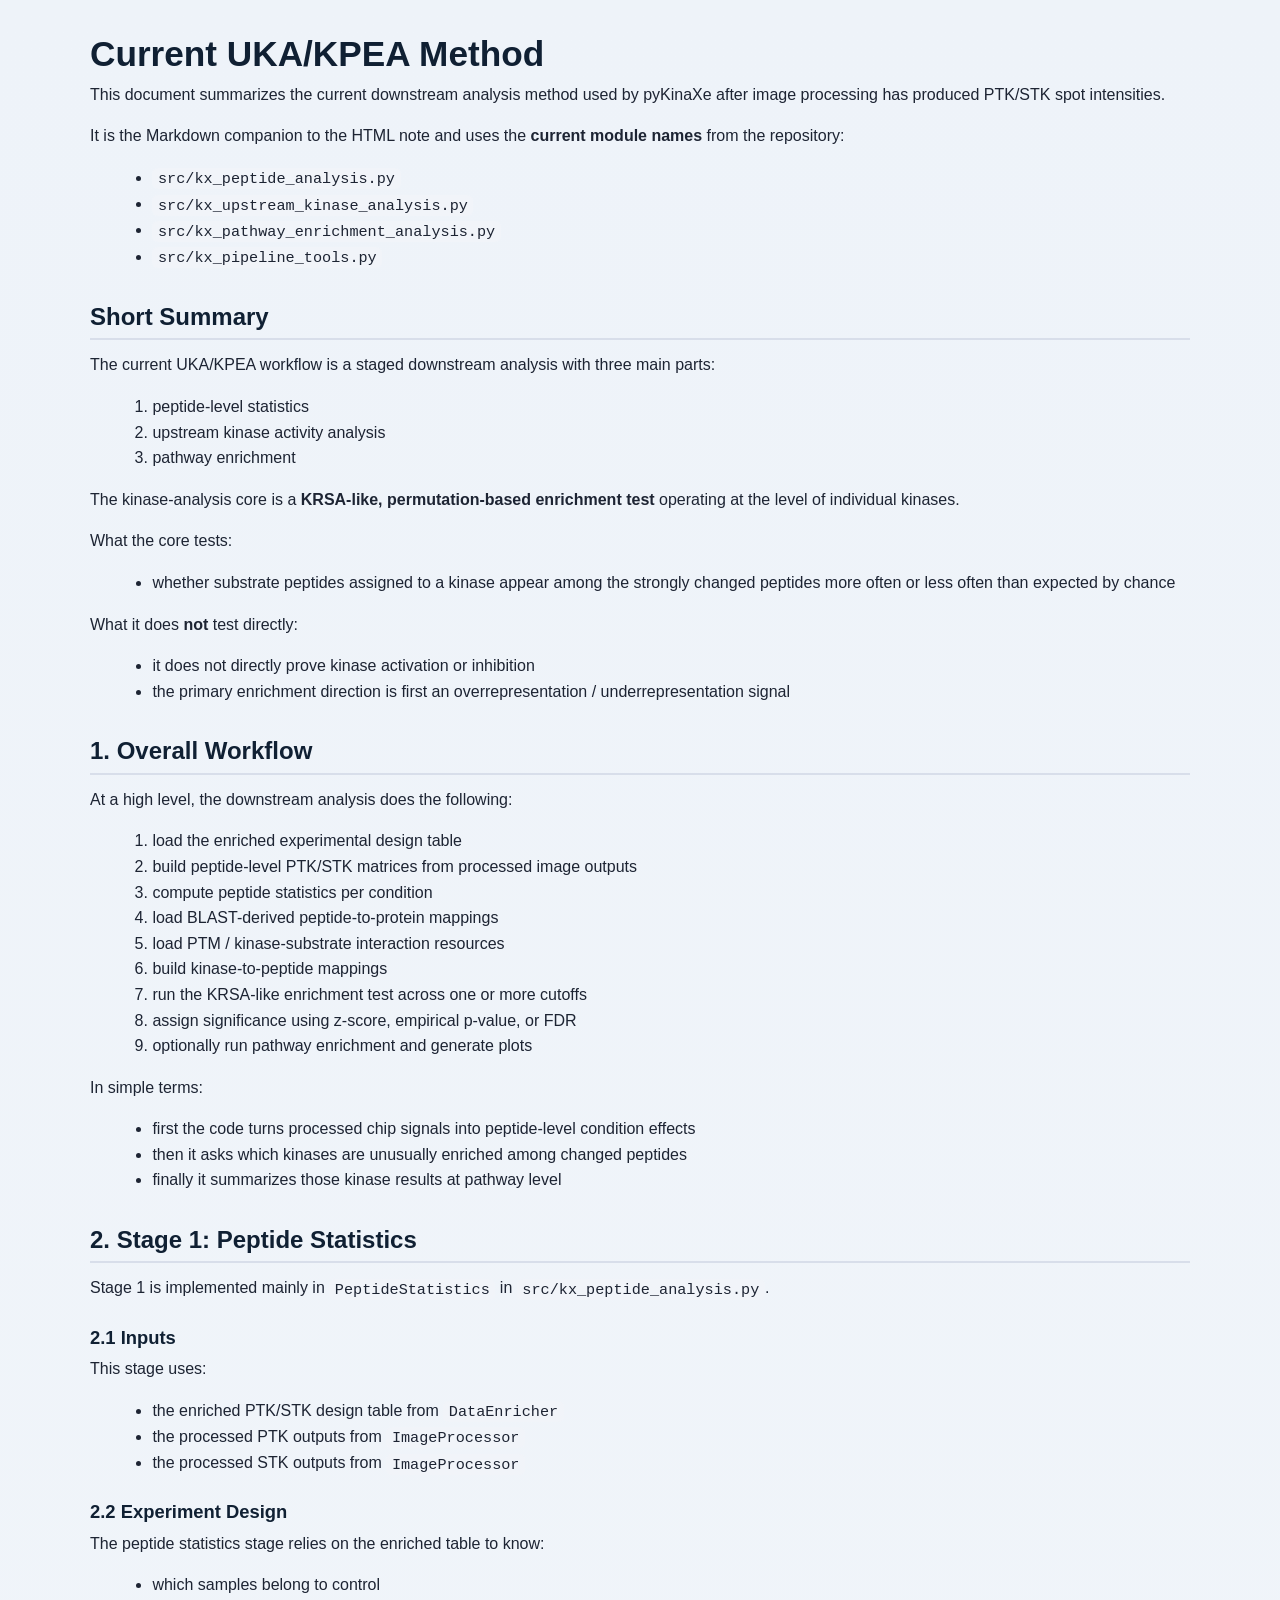
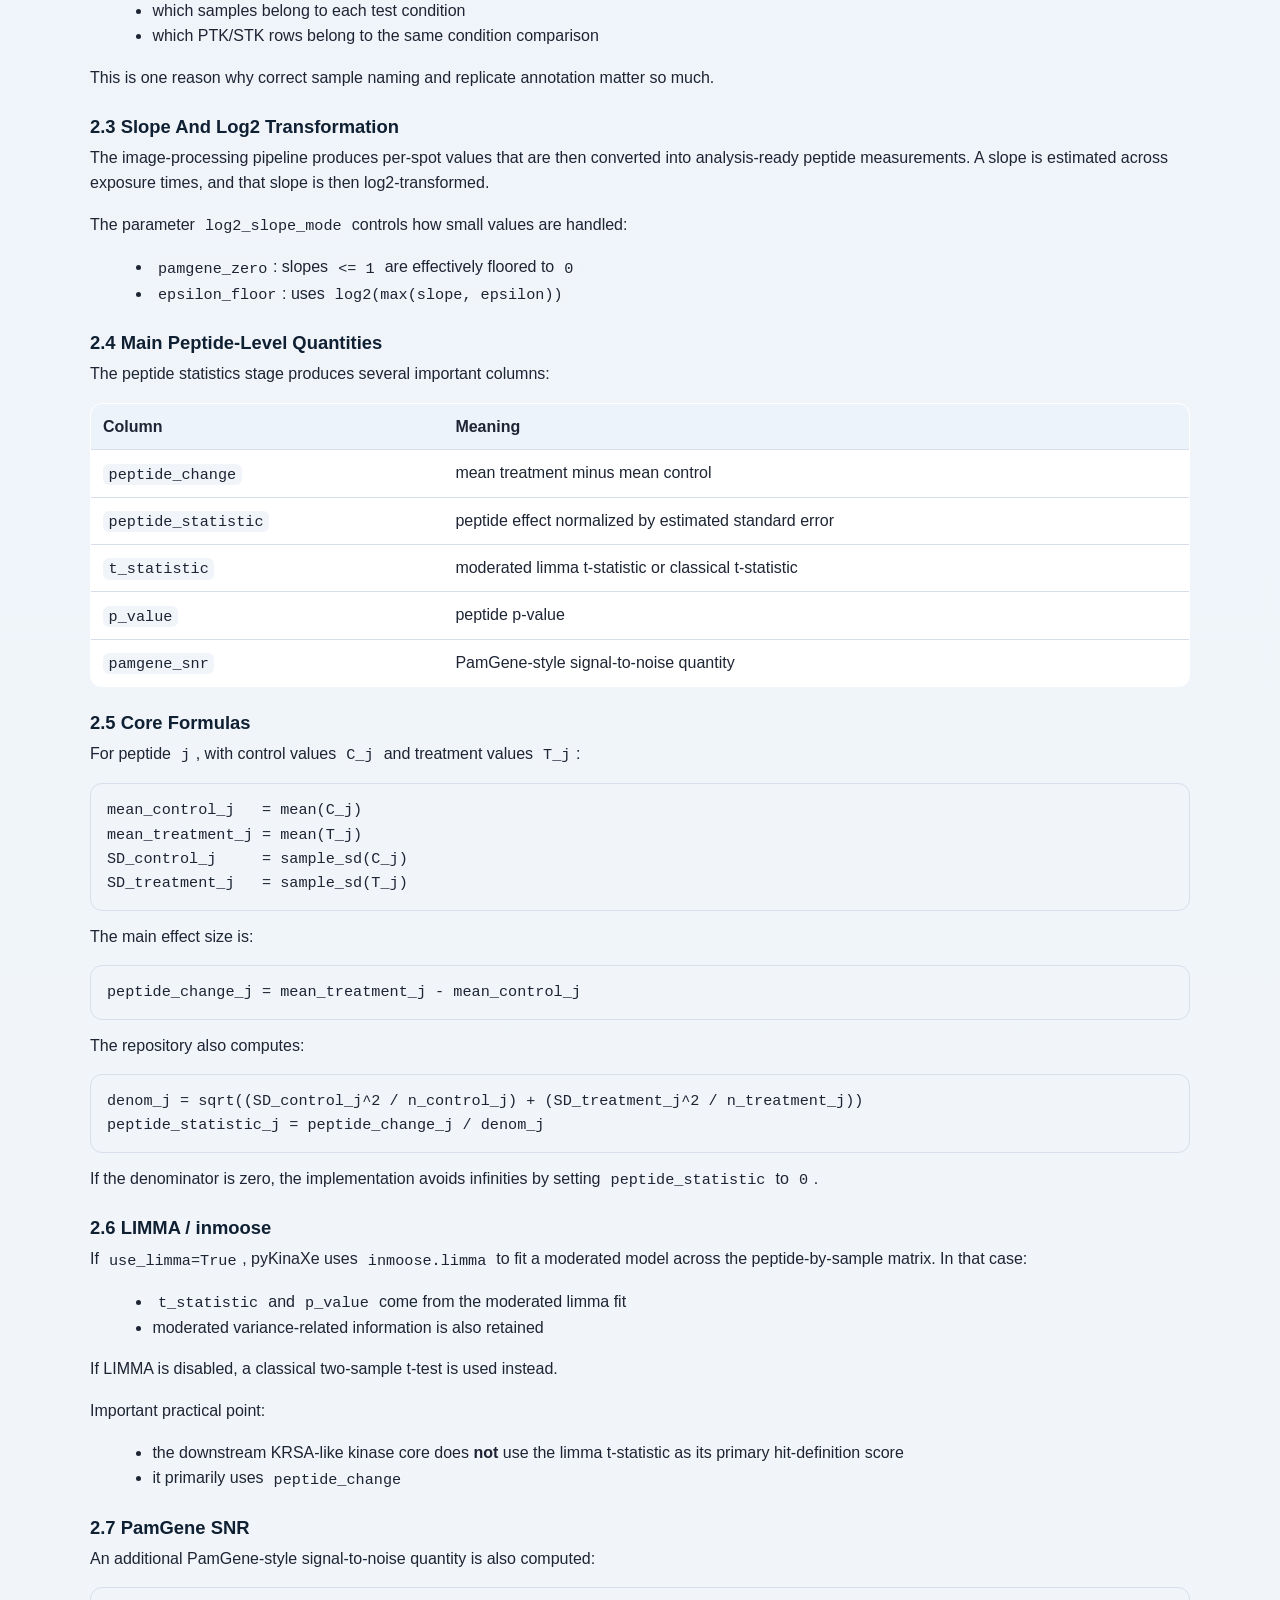
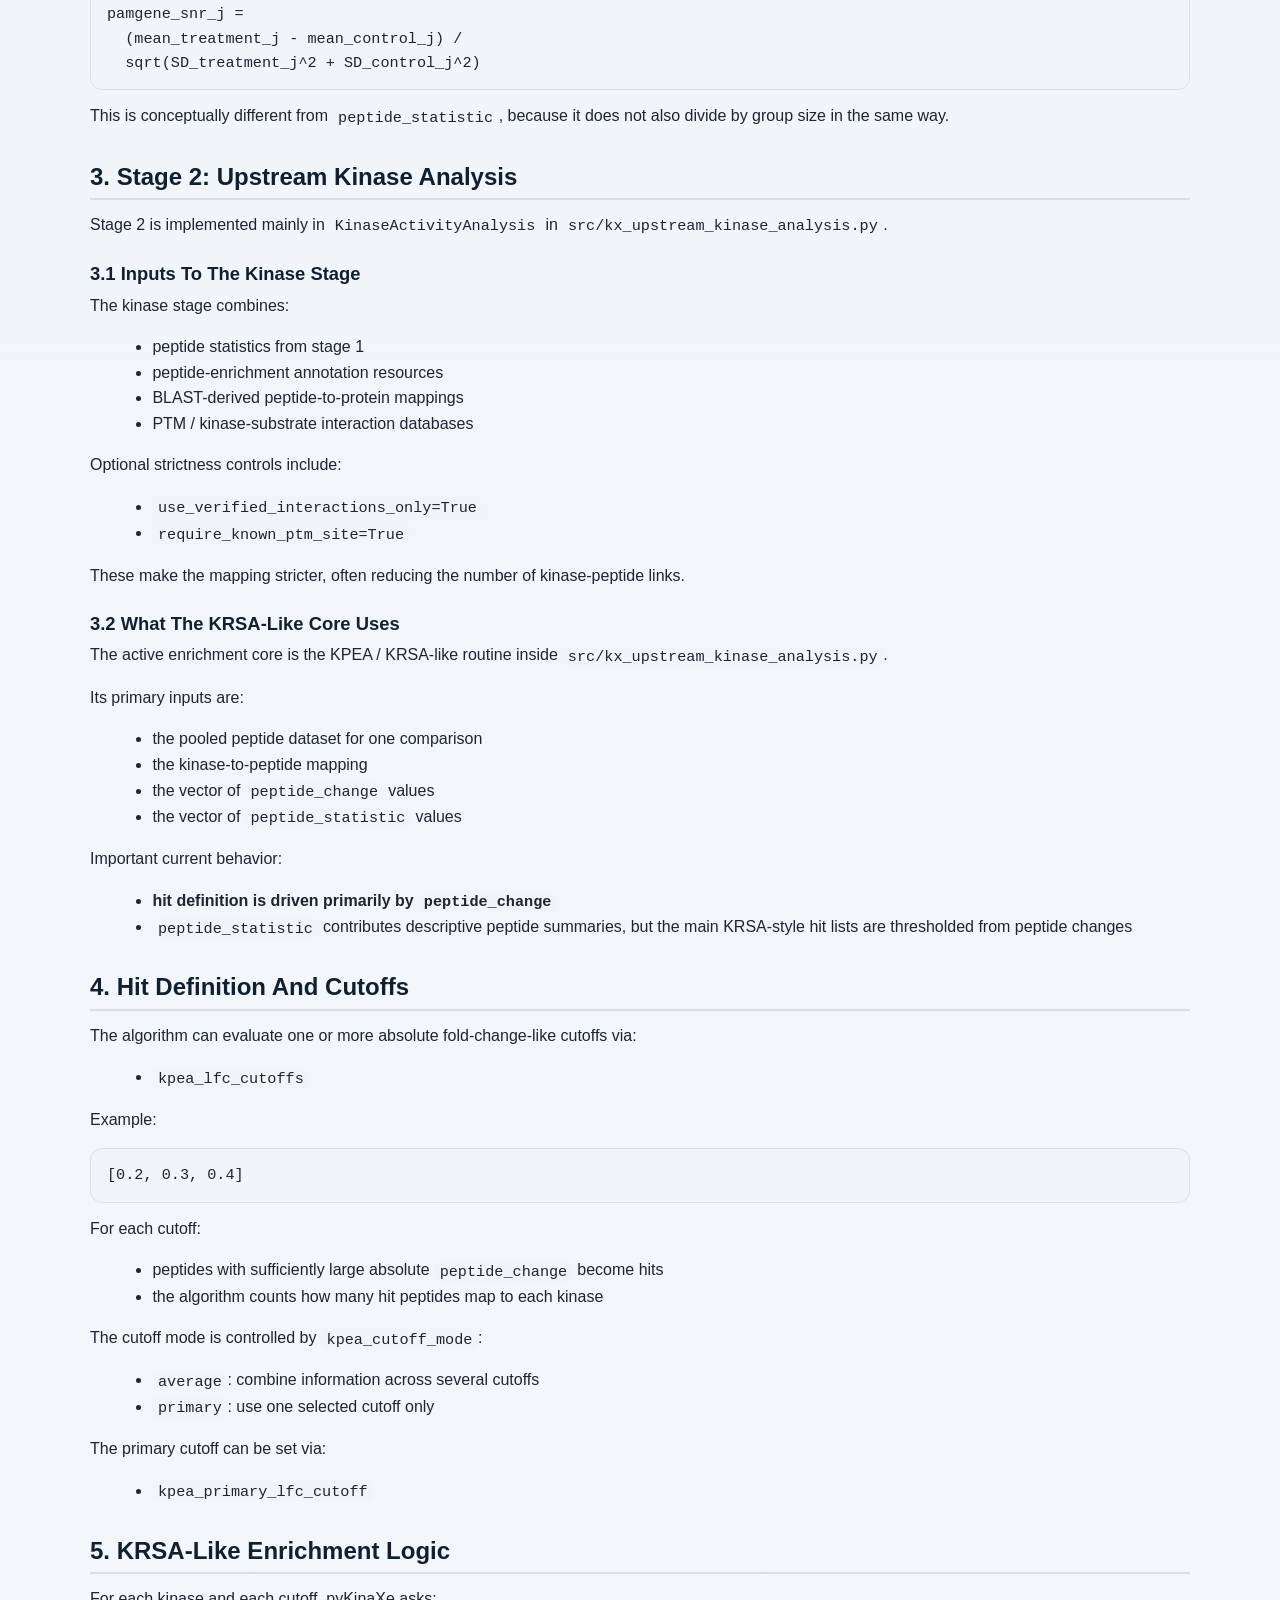
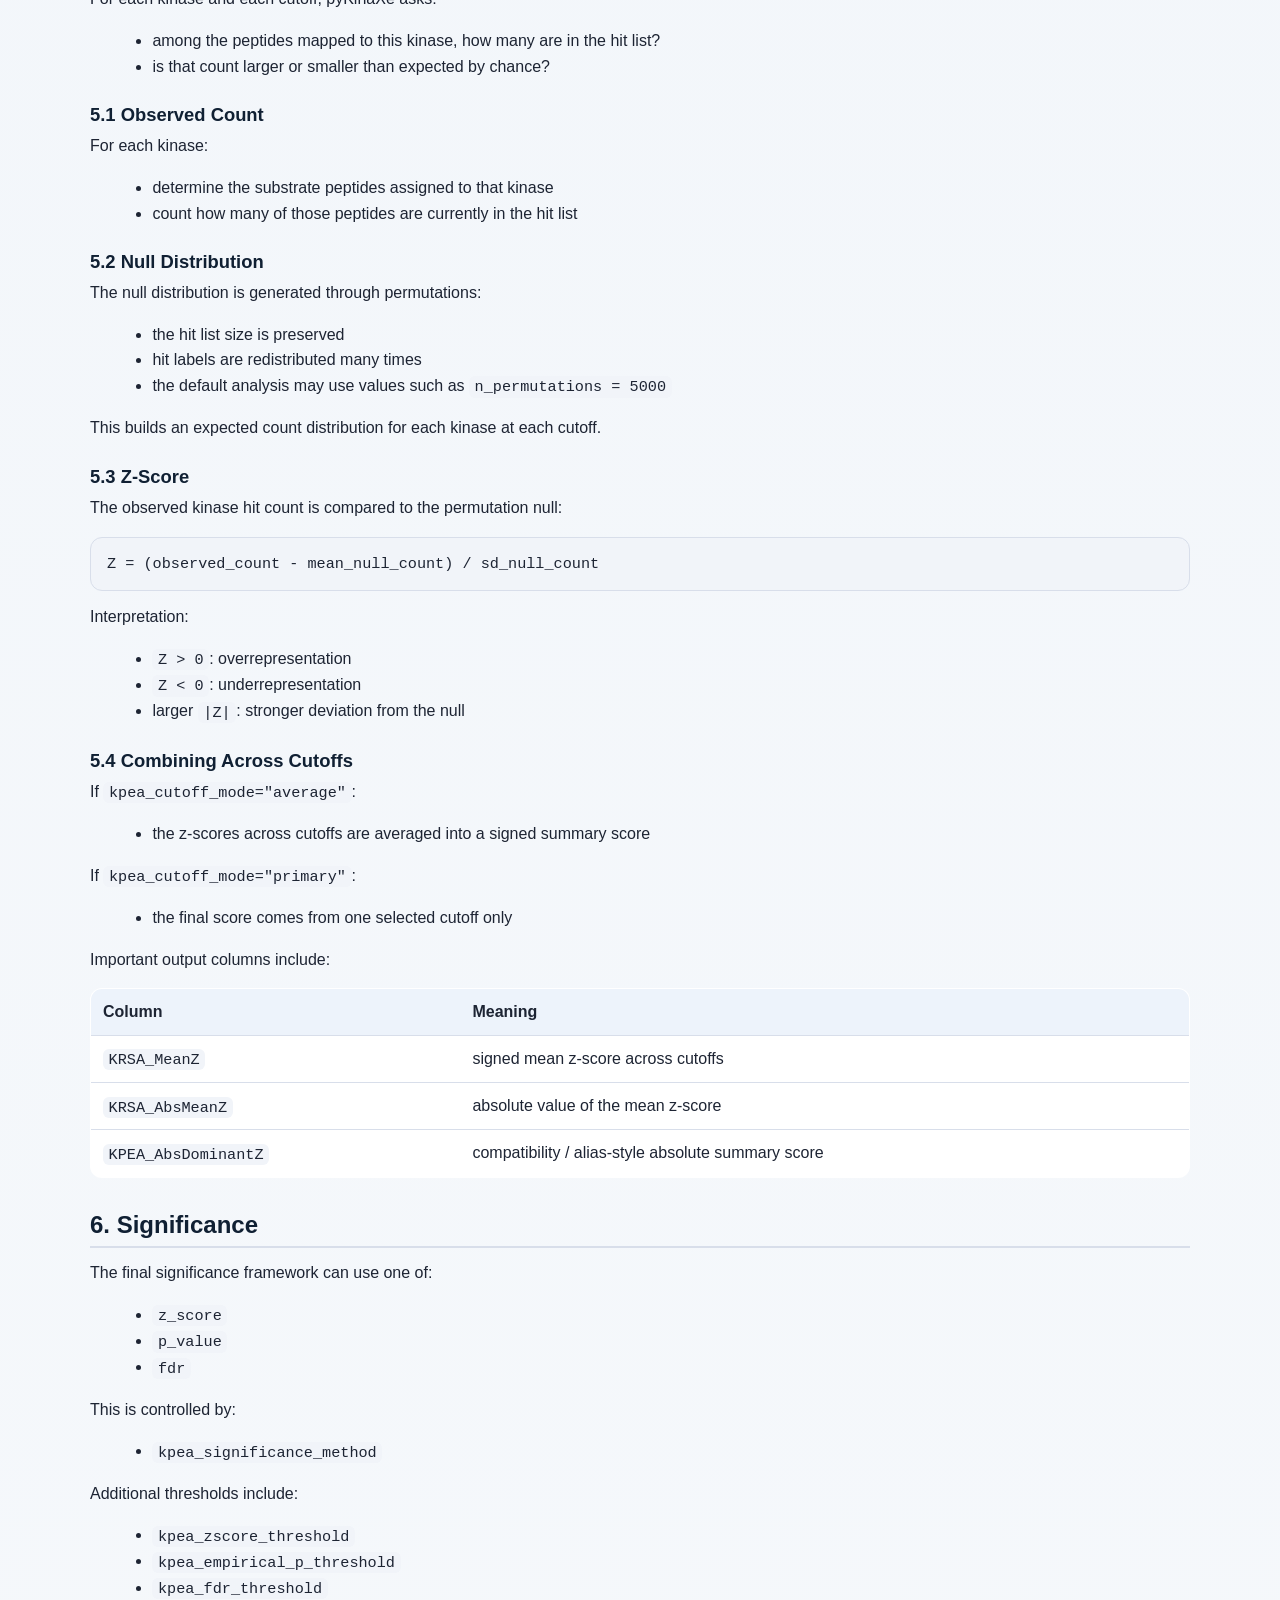
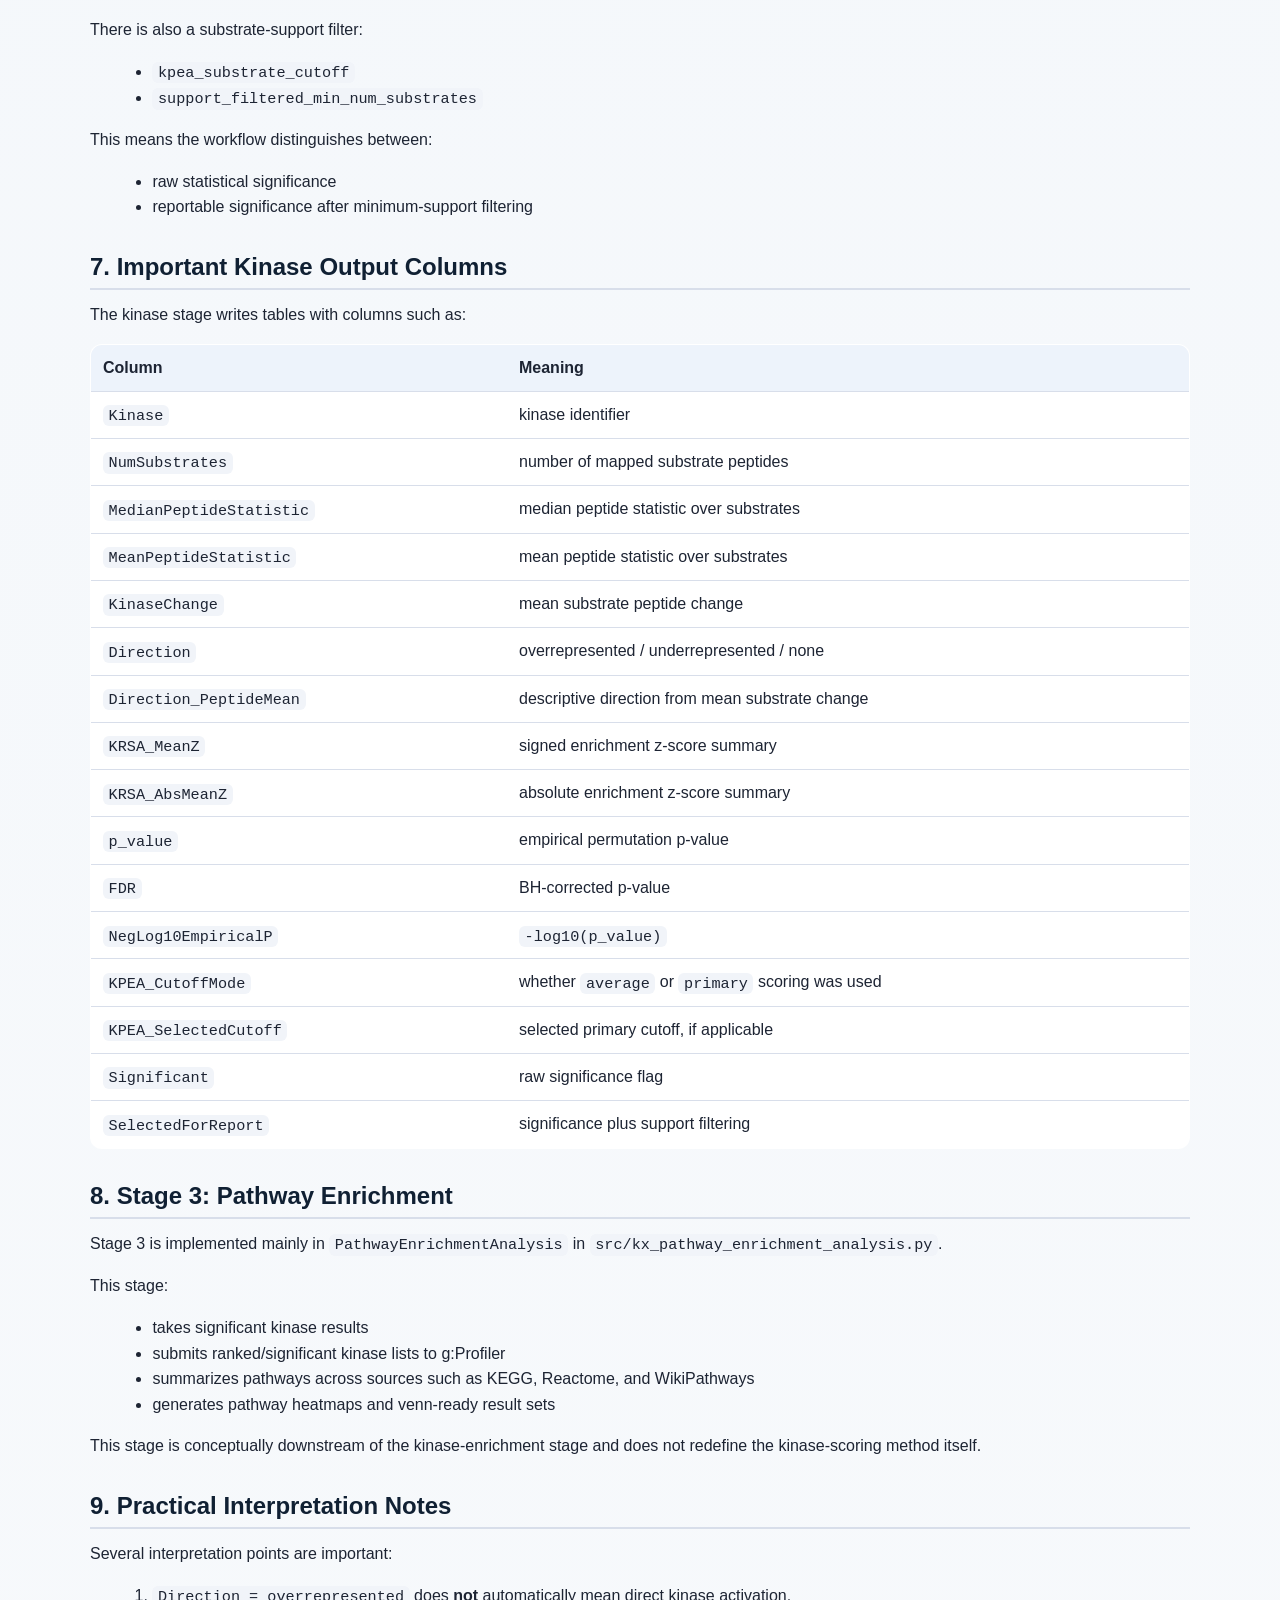
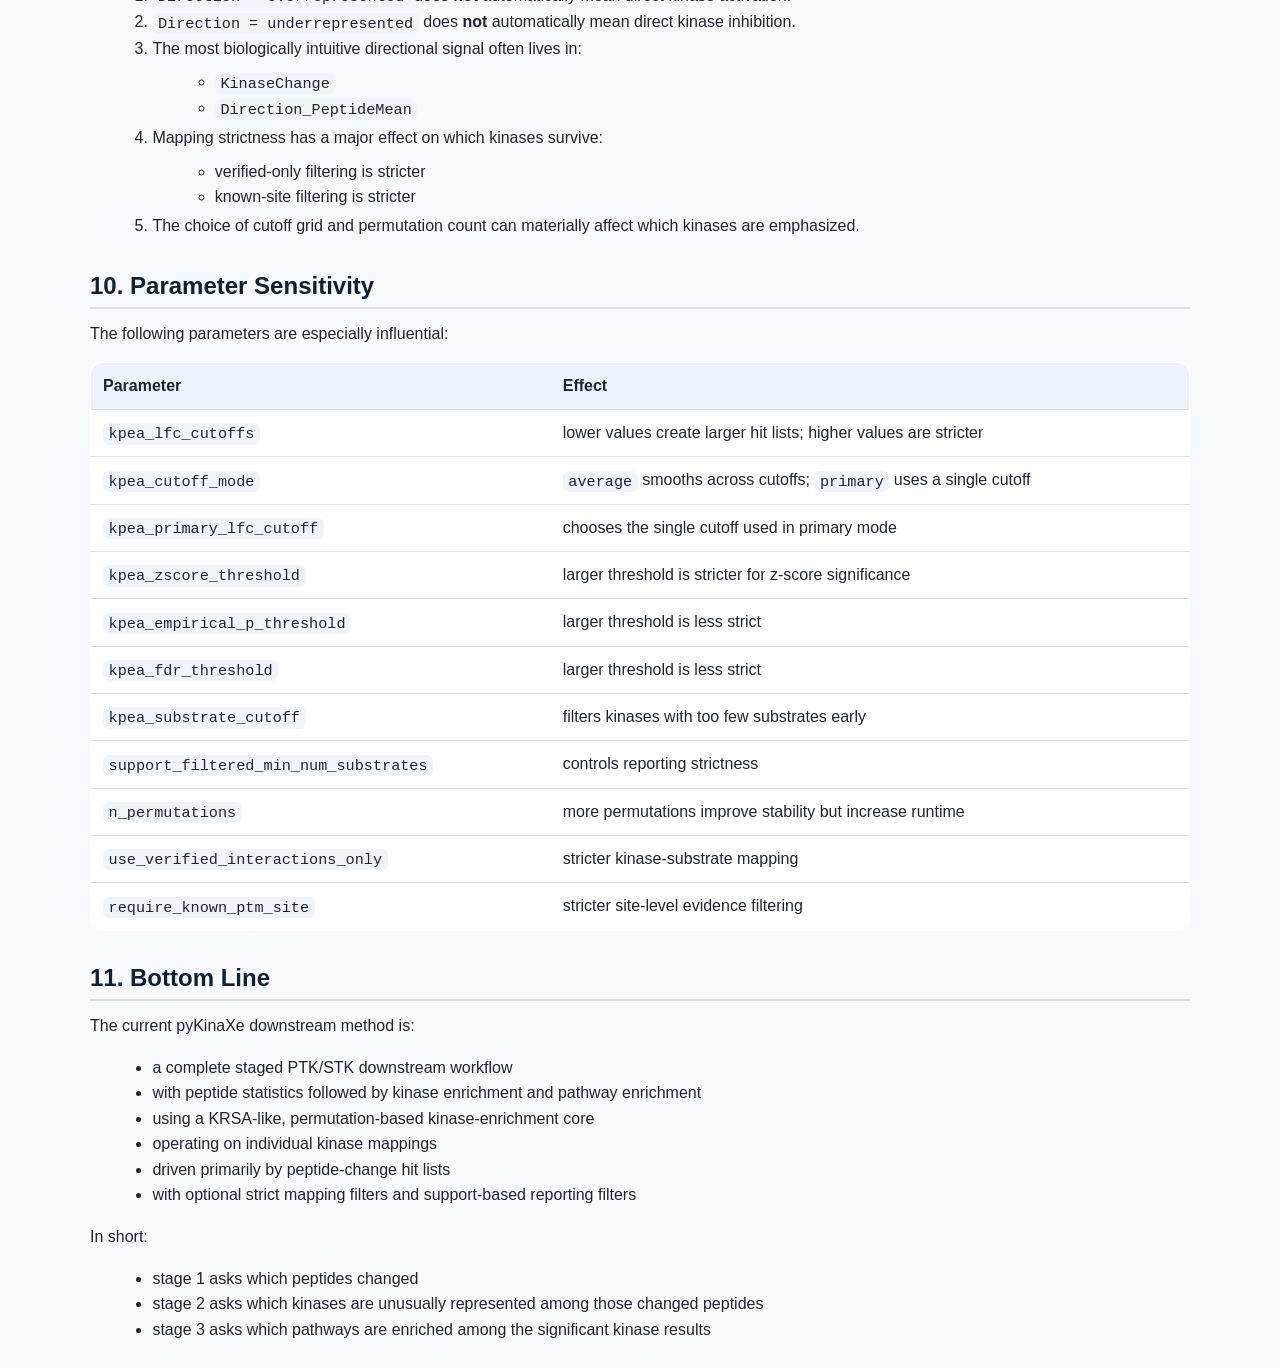
<file: docs/uka_kpea_method.html>
<!DOCTYPE html>
<html lang="en">
<head>
  <meta charset="UTF-8" />
  <meta name="viewport" content="width=device-width, initial-scale=1.0" />
  <title>Current UKA/KPEA Method</title>
  <style>
    :root {
      --bg: #f6f7fb;
      --panel: #ffffff;
      --ink: #1d2433;
      --muted: #57617a;
      --line: #d8deea;
      --accent: #0f5c8c;
      --mono-bg: #f1f4f9;
    }
    body {
      margin: 0;
      padding: 0;
      background: linear-gradient(180deg, #eef3f9 0%, #f8fafc 100%);
      color: var(--ink);
      font-family: "Helvetica Neue", Helvetica, Arial, sans-serif;
      line-height: 1.6;
    }
    main {
      max-width: 1100px;
      margin: 0 auto;
      padding: 32px 20px 72px;
    }
    h1, h2, h3 {
      line-height: 1.25;
      margin-top: 0;
      color: #102033;
    }
    h1 { font-size: 2.2rem; margin-bottom: 0.35rem; }
    h2 {
      font-size: 1.5rem;
      margin-top: 2rem;
      margin-bottom: 0.75rem;
      padding-bottom: 0.4rem;
      border-bottom: 2px solid var(--line);
    }
    h3 { font-size: 1.15rem; margin-top: 1.5rem; margin-bottom: 0.45rem; }
    p, li { color: var(--ink); font-size: 1rem; }
    p { margin: 0 0 1rem; }
    ul, ol { margin: 0.4rem 0 1rem 1.4rem; }
    li > ul, li > ol { margin-top: 0.5rem; margin-bottom: 0.2rem; }
    code {
      background: var(--mono-bg);
      padding: 0.1rem 0.35rem;
      border-radius: 6px;
      font-family: Menlo, Consolas, Monaco, monospace;
      font-size: 0.95em;
    }
    pre {
      background: var(--mono-bg);
      padding: 14px 16px;
      border-radius: 12px;
      overflow-x: auto;
      border: 1px solid var(--line);
    }
    pre code { background: transparent; padding: 0; border-radius: 0; }
    table {
      width: 100%;
      border-collapse: collapse;
      background: var(--panel);
      margin: 14px 0 18px;
      border-radius: 12px;
      overflow: hidden;
      border: 1px solid var(--line);
    }
    th, td {
      text-align: left;
      vertical-align: top;
      padding: 10px 12px;
      border-bottom: 1px solid var(--line);
    }
    th { background: #edf3fb; }
    tr:last-child td { border-bottom: none; }
  </style>
</head>
<body>
  <main>
      <h1>Current UKA/KPEA Method</h1>
      <p>This document summarizes the current downstream analysis method used by pyKinaXe after image processing has produced PTK/STK spot intensities.</p>
      <p>It is the Markdown companion to the HTML note and uses the <strong>current module names</strong> from the repository:</p>
      <ul><li>
      <code>src/kx_peptide_analysis.py</code>
      </li><li>
      <code>src/kx_upstream_kinase_analysis.py</code>
      </li><li>
      <code>src/kx_pathway_enrichment_analysis.py</code>
      </li><li>
      <code>src/kx_pipeline_tools.py</code>
      </li></ul>
      <h2>Short Summary</h2>
      <p>The current UKA/KPEA workflow is a staged downstream analysis with three main parts:</p>
      <ol><li>
      peptide-level statistics
      </li><li>
      upstream kinase activity analysis
      </li><li>
      pathway enrichment
      </li></ol>
      <p>The kinase-analysis core is a <strong>KRSA-like, permutation-based enrichment test</strong> operating at the level of individual kinases.</p>
      <p>What the core tests:</p>
      <ul><li>
      whether substrate peptides assigned to a kinase appear among the strongly changed peptides
       more often or less often than expected by chance
      </li></ul>
      <p>What it does <strong>not</strong> test directly:</p>
      <ul><li>
      it does not directly prove kinase activation or inhibition
      </li><li>
      the primary enrichment direction is first an overrepresentation / underrepresentation signal
      </li></ul>
      <h2>1. Overall Workflow</h2>
      <p>At a high level, the downstream analysis does the following:</p>
      <ol><li>
      load the enriched experimental design table
      </li><li>
      build peptide-level PTK/STK matrices from processed image outputs
      </li><li>
      compute peptide statistics per condition
      </li><li>
      load BLAST-derived peptide-to-protein mappings
      </li><li>
      load PTM / kinase-substrate interaction resources
      </li><li>
      build kinase-to-peptide mappings
      </li><li>
      run the KRSA-like enrichment test across one or more cutoffs
      </li><li>
      assign significance using z-score, empirical p-value, or FDR
      </li><li>
      optionally run pathway enrichment and generate plots
      </li></ol>
      <p>In simple terms:</p>
      <ul><li>
      first the code turns processed chip signals into peptide-level condition effects
      </li><li>
      then it asks which kinases are unusually enriched among changed peptides
      </li><li>
      finally it summarizes those kinase results at pathway level
      </li></ul>
      <h2>2. Stage 1: Peptide Statistics</h2>
      <p>Stage 1 is implemented mainly in <code>PeptideStatistics</code> in <code>src/kx_peptide_analysis.py</code>.</p>
      <h3>2.1 Inputs</h3>
      <p>This stage uses:</p>
      <ul><li>
      the enriched PTK/STK design table from <code>DataEnricher</code>
      </li><li>
      the processed PTK outputs from <code>ImageProcessor</code>
      </li><li>
      the processed STK outputs from <code>ImageProcessor</code>
      </li></ul>
      <h3>2.2 Experiment Design</h3>
      <p>The peptide statistics stage relies on the enriched table to know:</p>
      <ul><li>
      which samples belong to control
      </li><li>
      which samples belong to each test condition
      </li><li>
      which PTK/STK rows belong to the same condition comparison
      </li></ul>
      <p>This is one reason why correct sample naming and replicate annotation matter so much.</p>
      <h3>2.3 Slope And Log2 Transformation</h3>
      <p>The image-processing pipeline produces per-spot values that are then converted into analysis-ready peptide measurements. A slope is estimated across exposure times, and that slope is then log2-transformed.</p>
      <p>The parameter <code>log2_slope_mode</code> controls how small values are handled:</p>
      <ul><li>
      <code>pamgene_zero</code>: slopes <code>&lt;= 1</code> are effectively floored to <code>0</code>
      </li><li>
      <code>epsilon_floor</code>: uses <code>log2(max(slope, epsilon))</code>
      </li></ul>
      <h3>2.4 Main Peptide-Level Quantities</h3>
      <p>The peptide statistics stage produces several important columns:</p>
      <table>
      <thead><tr><th>Column</th><th>Meaning</th></tr></thead>
      <tbody>
      <tr><td><code>peptide_change</code></td><td>mean treatment minus mean control</td></tr>
      <tr><td><code>peptide_statistic</code></td><td>peptide effect normalized by estimated standard error</td></tr>
      <tr><td><code>t_statistic</code></td><td>moderated limma t-statistic or classical t-statistic</td></tr>
      <tr><td><code>p_value</code></td><td>peptide p-value</td></tr>
      <tr><td><code>pamgene_snr</code></td><td>PamGene-style signal-to-noise quantity</td></tr>
      </tbody>
      </table>
      <h3>2.5 Core Formulas</h3>
      <p>For peptide <code>j</code>, with control values <code>C_j</code> and treatment values <code>T_j</code>:</p>
      <pre><code>mean_control_j   = mean(C_j)
mean_treatment_j = mean(T_j)
SD_control_j     = sample_sd(C_j)
SD_treatment_j   = sample_sd(T_j)</code></pre>
      <p>The main effect size is:</p>
      <pre><code>peptide_change_j = mean_treatment_j - mean_control_j</code></pre>
      <p>The repository also computes:</p>
      <pre><code>denom_j = sqrt((SD_control_j^2 / n_control_j) + (SD_treatment_j^2 / n_treatment_j))
peptide_statistic_j = peptide_change_j / denom_j</code></pre>
      <p>If the denominator is zero, the implementation avoids infinities by setting <code>peptide_statistic</code> to <code>0</code>.</p>
      <h3>2.6 LIMMA / inmoose</h3>
      <p>If <code>use_limma=True</code>, pyKinaXe uses <code>inmoose.limma</code> to fit a moderated model across the peptide-by-sample matrix. In that case:</p>
      <ul><li>
      <code>t_statistic</code> and <code>p_value</code> come from the moderated limma fit
      </li><li>
      moderated variance-related information is also retained
      </li></ul>
      <p>If LIMMA is disabled, a classical two-sample t-test is used instead.</p>
      <p>Important practical point:</p>
      <ul><li>
      the downstream KRSA-like kinase core does <strong>not</strong> use the limma t-statistic as
       its primary hit-definition score
      </li><li>
      it primarily uses <code>peptide_change</code>
      </li></ul>
      <h3>2.7 PamGene SNR</h3>
      <p>An additional PamGene-style signal-to-noise quantity is also computed:</p>
      <pre><code>pamgene_snr_j =
  (mean_treatment_j - mean_control_j) /
  sqrt(SD_treatment_j^2 + SD_control_j^2)</code></pre>
      <p>This is conceptually different from <code>peptide_statistic</code>, because it does not also divide by group size in the same way.</p>
      <h2>3. Stage 2: Upstream Kinase Analysis</h2>
      <p>Stage 2 is implemented mainly in <code>KinaseActivityAnalysis</code> in <code>src/kx_upstream_kinase_analysis.py</code>.</p>
      <h3>3.1 Inputs To The Kinase Stage</h3>
      <p>The kinase stage combines:</p>
      <ul><li>
      peptide statistics from stage 1
      </li><li>
      peptide-enrichment annotation resources
      </li><li>
      BLAST-derived peptide-to-protein mappings
      </li><li>
      PTM / kinase-substrate interaction databases
      </li></ul>
      <p>Optional strictness controls include:</p>
      <ul><li>
      <code>use_verified_interactions_only=True</code>
      </li><li>
      <code>require_known_ptm_site=True</code>
      </li></ul>
      <p>These make the mapping stricter, often reducing the number of kinase-peptide links.</p>
      <h3>3.2 What The KRSA-Like Core Uses</h3>
      <p>The active enrichment core is the KPEA / KRSA-like routine inside <code>src/kx_upstream_kinase_analysis.py</code>.</p>
      <p>Its primary inputs are:</p>
      <ul><li>
      the pooled peptide dataset for one comparison
      </li><li>
      the kinase-to-peptide mapping
      </li><li>
      the vector of <code>peptide_change</code> values
      </li><li>
      the vector of <code>peptide_statistic</code> values
      </li></ul>
      <p>Important current behavior:</p>
      <ul><li>
      <strong>hit definition is driven primarily by <code>peptide_change</code></strong>
      </li><li>
      <code>peptide_statistic</code> contributes descriptive peptide summaries, but the main
       KRSA-style hit lists are thresholded from peptide changes
      </li></ul>
      <h2>4. Hit Definition And Cutoffs</h2>
      <p>The algorithm can evaluate one or more absolute fold-change-like cutoffs via:</p>
      <ul><li>
      <code>kpea_lfc_cutoffs</code>
      </li></ul>
      <p>Example:</p>
      <pre><code>[0.2, 0.3, 0.4]</code></pre>
      <p>For each cutoff:</p>
      <ul><li>
      peptides with sufficiently large absolute <code>peptide_change</code> become hits
      </li><li>
      the algorithm counts how many hit peptides map to each kinase
      </li></ul>
      <p>The cutoff mode is controlled by <code>kpea_cutoff_mode</code>:</p>
      <ul><li>
      <code>average</code>: combine information across several cutoffs
      </li><li>
      <code>primary</code>: use one selected cutoff only
      </li></ul>
      <p>The primary cutoff can be set via:</p>
      <ul><li>
      <code>kpea_primary_lfc_cutoff</code>
      </li></ul>
      <h2>5. KRSA-Like Enrichment Logic</h2>
      <p>For each kinase and each cutoff, pyKinaXe asks:</p>
      <ul><li>
      among the peptides mapped to this kinase, how many are in the hit list?
      </li><li>
      is that count larger or smaller than expected by chance?
      </li></ul>
      <h3>5.1 Observed Count</h3>
      <p>For each kinase:</p>
      <ul><li>
      determine the substrate peptides assigned to that kinase
      </li><li>
      count how many of those peptides are currently in the hit list
      </li></ul>
      <h3>5.2 Null Distribution</h3>
      <p>The null distribution is generated through permutations:</p>
      <ul><li>
      the hit list size is preserved
      </li><li>
      hit labels are redistributed many times
      </li><li>
      the default analysis may use values such as <code>n_permutations = 5000</code>
      </li></ul>
      <p>This builds an expected count distribution for each kinase at each cutoff.</p>
      <h3>5.3 Z-Score</h3>
      <p>The observed kinase hit count is compared to the permutation null:</p>
      <pre><code>Z = (observed_count - mean_null_count) / sd_null_count</code></pre>
      <p>Interpretation:</p>
      <ul><li>
      <code>Z &gt; 0</code>: overrepresentation
      </li><li>
      <code>Z &lt; 0</code>: underrepresentation
      </li><li>
      larger <code>|Z|</code>: stronger deviation from the null
      </li></ul>
      <h3>5.4 Combining Across Cutoffs</h3>
      <p>If <code>kpea_cutoff_mode=&quot;average&quot;</code>:</p>
      <ul><li>
      the z-scores across cutoffs are averaged into a signed summary score
      </li></ul>
      <p>If <code>kpea_cutoff_mode=&quot;primary&quot;</code>:</p>
      <ul><li>
      the final score comes from one selected cutoff only
      </li></ul>
      <p>Important output columns include:</p>
      <table>
      <thead><tr><th>Column</th><th>Meaning</th></tr></thead>
      <tbody>
      <tr><td><code>KRSA_MeanZ</code></td><td>signed mean z-score across cutoffs</td></tr>
      <tr><td><code>KRSA_AbsMeanZ</code></td><td>absolute value of the mean z-score</td></tr>
      <tr><td><code>KPEA_AbsDominantZ</code></td><td>compatibility / alias-style absolute summary score</td></tr>
      </tbody>
      </table>
      <h2>6. Significance</h2>
      <p>The final significance framework can use one of:</p>
      <ul><li>
      <code>z_score</code>
      </li><li>
      <code>p_value</code>
      </li><li>
      <code>fdr</code>
      </li></ul>
      <p>This is controlled by:</p>
      <ul><li>
      <code>kpea_significance_method</code>
      </li></ul>
      <p>Additional thresholds include:</p>
      <ul><li>
      <code>kpea_zscore_threshold</code>
      </li><li>
      <code>kpea_empirical_p_threshold</code>
      </li><li>
      <code>kpea_fdr_threshold</code>
      </li></ul>
      <p>There is also a substrate-support filter:</p>
      <ul><li>
      <code>kpea_substrate_cutoff</code>
      </li><li>
      <code>support_filtered_min_num_substrates</code>
      </li></ul>
      <p>This means the workflow distinguishes between:</p>
      <ul><li>
      raw statistical significance
      </li><li>
      reportable significance after minimum-support filtering
      </li></ul>
      <h2>7. Important Kinase Output Columns</h2>
      <p>The kinase stage writes tables with columns such as:</p>
      <table>
      <thead><tr><th>Column</th><th>Meaning</th></tr></thead>
      <tbody>
      <tr><td><code>Kinase</code></td><td>kinase identifier</td></tr>
      <tr><td><code>NumSubstrates</code></td><td>number of mapped substrate peptides</td></tr>
      <tr><td><code>MedianPeptideStatistic</code></td><td>median peptide statistic over substrates</td></tr>
      <tr><td><code>MeanPeptideStatistic</code></td><td>mean peptide statistic over substrates</td></tr>
      <tr><td><code>KinaseChange</code></td><td>mean substrate peptide change</td></tr>
      <tr><td><code>Direction</code></td><td>overrepresented / underrepresented / none</td></tr>
      <tr><td><code>Direction_PeptideMean</code></td><td>descriptive direction from mean substrate change</td></tr>
      <tr><td><code>KRSA_MeanZ</code></td><td>signed enrichment z-score summary</td></tr>
      <tr><td><code>KRSA_AbsMeanZ</code></td><td>absolute enrichment z-score summary</td></tr>
      <tr><td><code>p_value</code></td><td>empirical permutation p-value</td></tr>
      <tr><td><code>FDR</code></td><td>BH-corrected p-value</td></tr>
      <tr><td><code>NegLog10EmpiricalP</code></td><td><code>-log10(p_value)</code></td></tr>
      <tr><td><code>KPEA_CutoffMode</code></td><td>whether <code>average</code> or <code>primary</code> scoring was used</td></tr>
      <tr><td><code>KPEA_SelectedCutoff</code></td><td>selected primary cutoff, if applicable</td></tr>
      <tr><td><code>Significant</code></td><td>raw significance flag</td></tr>
      <tr><td><code>SelectedForReport</code></td><td>significance plus support filtering</td></tr>
      </tbody>
      </table>
      <h2>8. Stage 3: Pathway Enrichment</h2>
      <p>Stage 3 is implemented mainly in <code>PathwayEnrichmentAnalysis</code> in <code>src/kx_pathway_enrichment_analysis.py</code>.</p>
      <p>This stage:</p>
      <ul><li>
      takes significant kinase results
      </li><li>
      submits ranked/significant kinase lists to g:Profiler
      </li><li>
      summarizes pathways across sources such as KEGG, Reactome, and WikiPathways
      </li><li>
      generates pathway heatmaps and venn-ready result sets
      </li></ul>
      <p>This stage is conceptually downstream of the kinase-enrichment stage and does not redefine the kinase-scoring method itself.</p>
      <h2>9. Practical Interpretation Notes</h2>
      <p>Several interpretation points are important:</p>
      <ol><li>
      <code>Direction = overrepresented</code> does <strong>not</strong> automatically mean direct kinase activation.
      </li><li>
      <code>Direction = underrepresented</code> does <strong>not</strong> automatically mean direct kinase inhibition.
      </li><li>
      The most biologically intuitive directional signal often lives in:
      <ul><li>
      <code>KinaseChange</code>
      </li><li>
      <code>Direction_PeptideMean</code>
      </li></ul>
      </li><li>
      Mapping strictness has a major effect on which kinases survive:
      <ul><li>
      verified-only filtering is stricter
      </li><li>
      known-site filtering is stricter
      </li></ul>
      </li><li>
      The choice of cutoff grid and permutation count can materially affect which kinases are emphasized.
      </li></ol>
      <h2>10. Parameter Sensitivity</h2>
      <p>The following parameters are especially influential:</p>
      <table>
      <thead><tr><th>Parameter</th><th>Effect</th></tr></thead>
      <tbody>
      <tr><td><code>kpea_lfc_cutoffs</code></td><td>lower values create larger hit lists; higher values are stricter</td></tr>
      <tr><td><code>kpea_cutoff_mode</code></td><td><code>average</code> smooths across cutoffs; <code>primary</code> uses a single cutoff</td></tr>
      <tr><td><code>kpea_primary_lfc_cutoff</code></td><td>chooses the single cutoff used in primary mode</td></tr>
      <tr><td><code>kpea_zscore_threshold</code></td><td>larger threshold is stricter for z-score significance</td></tr>
      <tr><td><code>kpea_empirical_p_threshold</code></td><td>larger threshold is less strict</td></tr>
      <tr><td><code>kpea_fdr_threshold</code></td><td>larger threshold is less strict</td></tr>
      <tr><td><code>kpea_substrate_cutoff</code></td><td>filters kinases with too few substrates early</td></tr>
      <tr><td><code>support_filtered_min_num_substrates</code></td><td>controls reporting strictness</td></tr>
      <tr><td><code>n_permutations</code></td><td>more permutations improve stability but increase runtime</td></tr>
      <tr><td><code>use_verified_interactions_only</code></td><td>stricter kinase-substrate mapping</td></tr>
      <tr><td><code>require_known_ptm_site</code></td><td>stricter site-level evidence filtering</td></tr>
      </tbody>
      </table>
      <h2>11. Bottom Line</h2>
      <p>The current pyKinaXe downstream method is:</p>
      <ul><li>
      a complete staged PTK/STK downstream workflow
      </li><li>
      with peptide statistics followed by kinase enrichment and pathway enrichment
      </li><li>
      using a KRSA-like, permutation-based kinase-enrichment core
      </li><li>
      operating on individual kinase mappings
      </li><li>
      driven primarily by peptide-change hit lists
      </li><li>
      with optional strict mapping filters and support-based reporting filters
      </li></ul>
      <p>In short:</p>
      <ul><li>
      stage 1 asks which peptides changed
      </li><li>
      stage 2 asks which kinases are unusually represented among those changed peptides
      </li><li>
      stage 3 asks which pathways are enriched among the significant kinase results
      </li></ul>
  </main>
</body>
</html>
</file>
